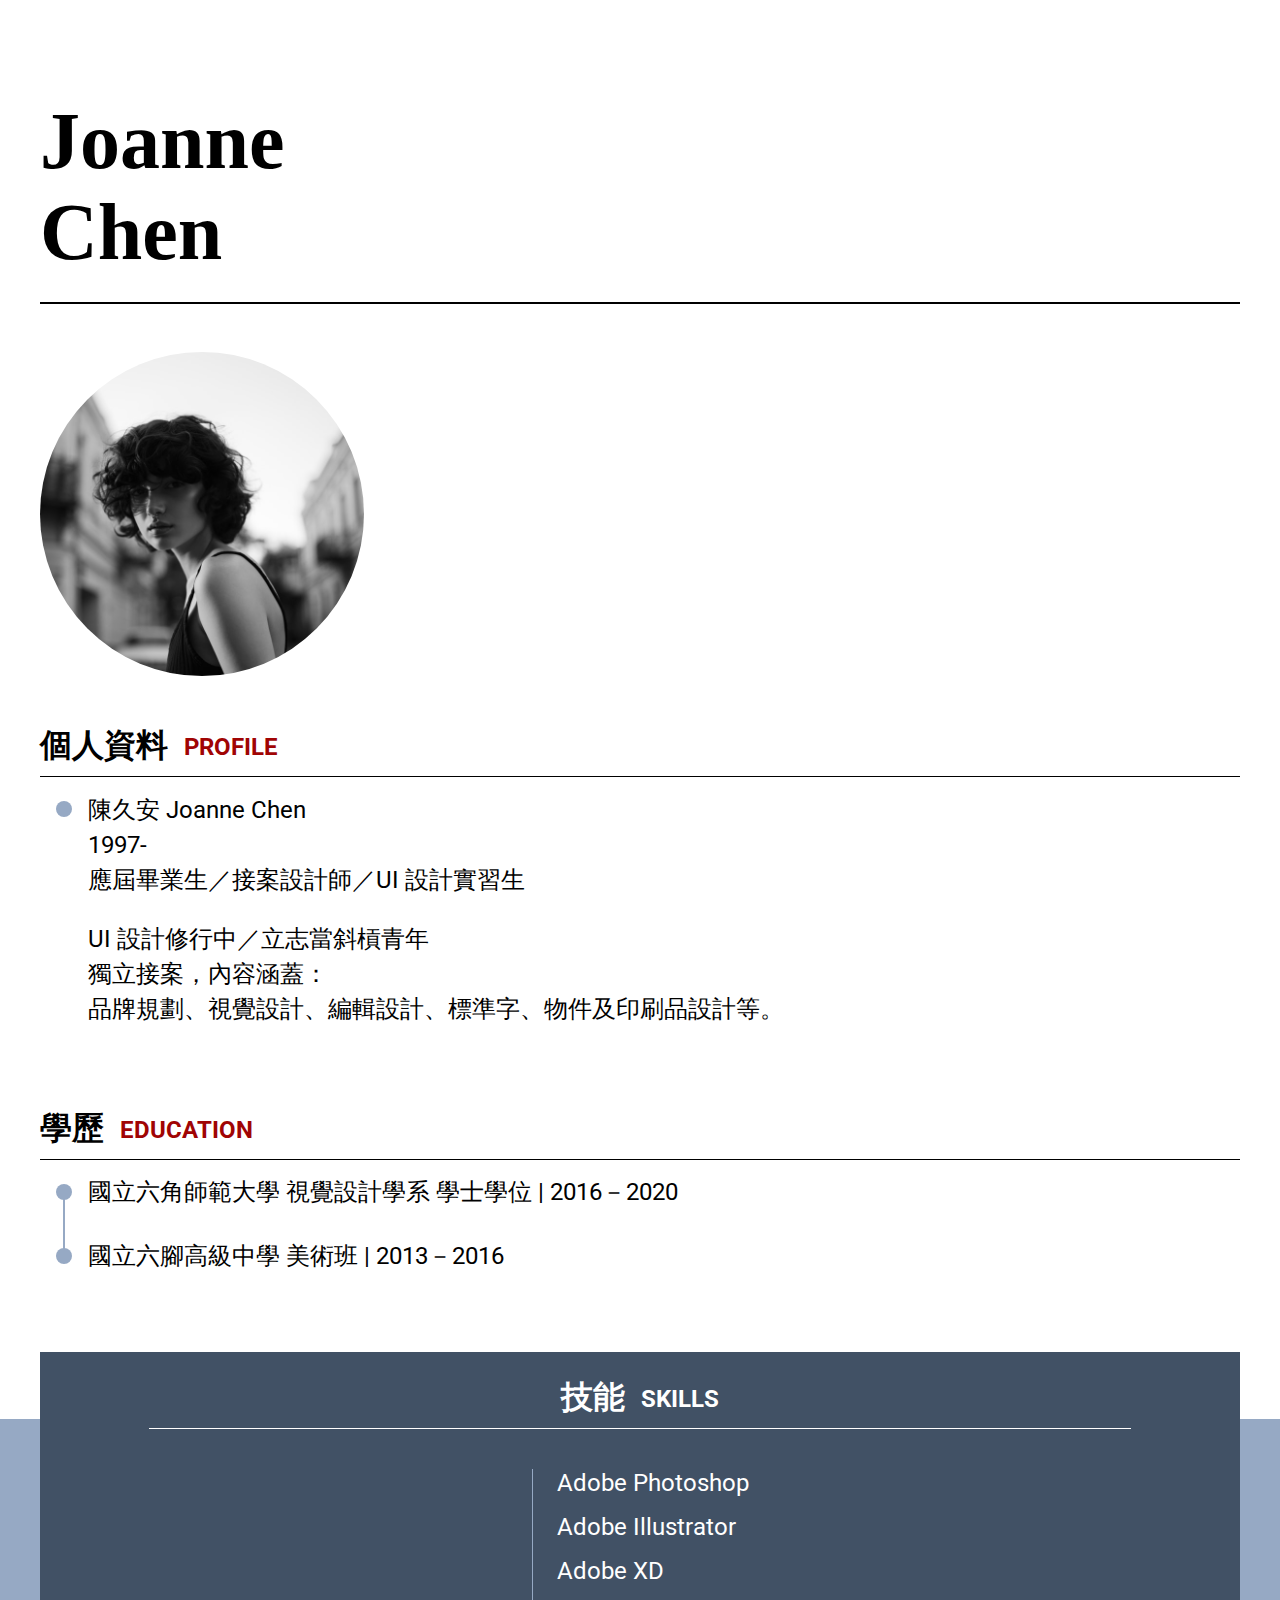
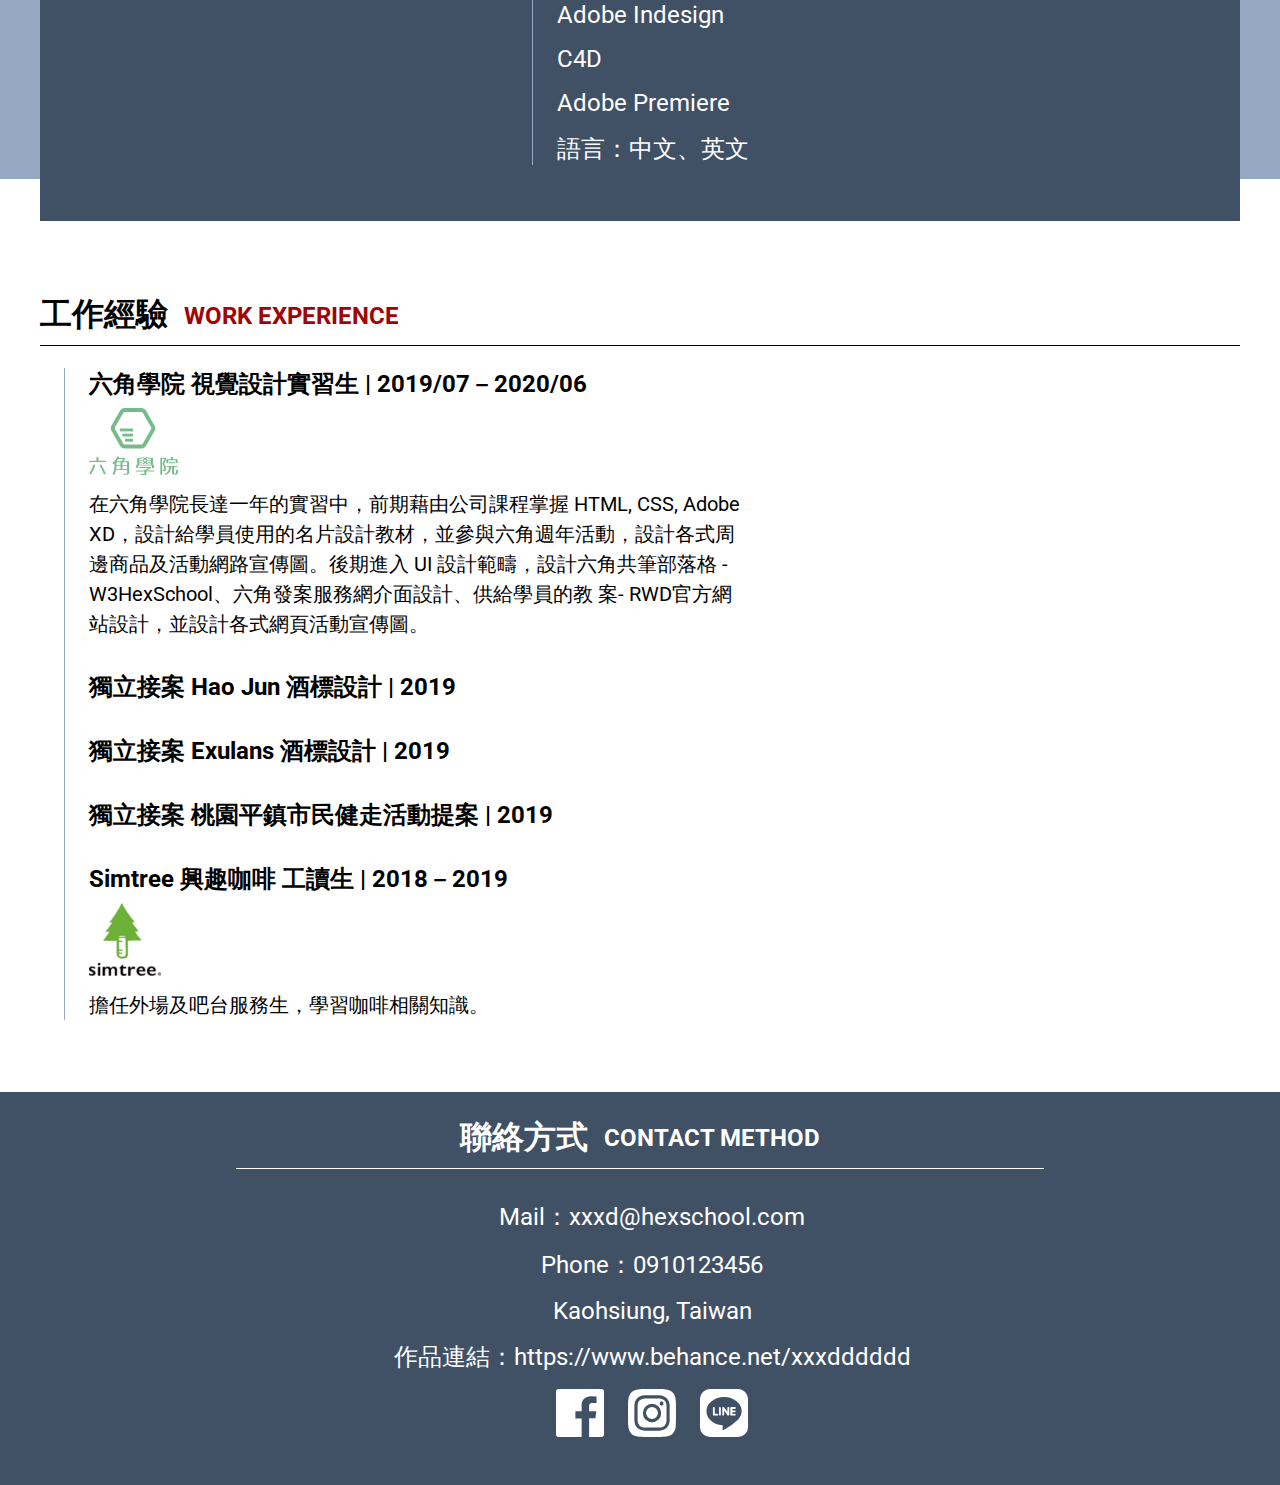
<file: 1_week/index.html>
<!DOCTYPE html>
<html lang="en">
<head>
  <meta charset="UTF-8">
  <meta name="viewport" content="width=device-width, initial-scale=1.0">
  <link href="https://fonts.googleapis.com/css2?family=Roboto:wght@300&display=swap" rel="stylesheet">
  <link rel="stylesheet" href="style.css">
  <title>Document</title>
</head>
<body>
  <div class="wrap">
    <header class="container">
      <h1 class="text--wrap main__title">Joanne
        <br>Chen
      </h1>
    </header>
    <section class="container mt-6">
      <img class="img__block" src="https://ruienyuski.github.io/webclass/1_week/img/photo.png" alt="">
    </section>
    <section class="container mt-6">
      <h2 class="list">
        <span class="block__title">個人資料</span>
        <span class="block__desc text-danger">PROFILE</span>
      </h2>

      <ul class="list__content">
        <li class="li--style list__li">
          <p class="list__li--height">陳久安 Joanne Chen</p>
          <p class="list__li--height">1997-</p>
          <p class="list__li--height">應屆畢業生／接案設計師／UI 設計實習生</p>
        </li>
        <li class="list__li">
          <p class="list__li--height">UI 設計修行中／立志當斜槓青年</p>
          <p class="list__li--height">獨立接案，內容涵蓋：</p>
          <p class="list__li--height">品牌規劃、視覺設計、編輯設計、標準字、物件及印刷品設計等。</p>
        </li>
      </ul>
    </section>
    <section class="container mt-9 ">
      <h2 class="list">
        <span class="block__title">學歷</span>
        <span class="block__desc text-danger">EDUCATION</span>
      </h2>

      <ul class="list__content list__li__line">
        <li class="li--style list__li">
          國立六角師範大學 視覺設計學系 學士學位 | 2016－2020
        </li>
        <li class="li--style list__li mt-1">
          國立六腳高級中學 美術班 | 2013－2016
        </li>
      </ul>
    </section>
    <section class="mt-9 bg__block">
      <div class="bg"></div>
      <div class="jumbotron">
        <div class="jumbotron__title">
          <div class="block__title text-white">技能</div>
          <div class="block__desc text-white">SKILLS</div>
        </div>
        <div class="flex--center mt-5">
          <ul class="jumbotron__list">
            <li class="jumbotron__list__li">Adobe Photoshop</li>
            <li class="jumbotron__list__li">Adobe Illustrator</li>
            <li class="jumbotron__list__li">Adobe XD</li>
            <li class="jumbotron__list__li">Adobe Indesign</li>
            <li class="jumbotron__list__li">C4D</li>
            <li class="jumbotron__list__li">Adobe Premiere</li>
            <li class="jumbotron__list__li">語言：中文、英文</li>
          </ul>
        </div>
      </div>   
    </section>
    <section class="container mt-9">
      <h2 class="list">
        <span class="block__title">工作經驗</span>
        <span class="block__desc text-danger">WORK EXPERIENCE</span>
      </h2>

      <ul class="list__content2">
        <li class="list__li2">
          <div>六角學院 視覺設計實習生 | 2019/07－2020/06</div>
          <div class="list__li2__img">
            <img src="https://ruienyuski.github.io/webclass/1_week/img/Group.svg" alt="">
          </div>
          <p class="list__li2__text">
            在六角學院長達一年的實習中，前期藉由公司課程掌握 HTML, CSS, Adobe XD，設計給學員使用的名片設計教材，並參與六角週年活動，設計各式周邊商品及活動網路宣傳圖。後期進入 UI 設計範疇，設計六角共筆部落格 - W3HexSchool、六角發案服務網介面設計、供給學員的教 案- RWD官方網站設計，並設計各式網頁活動宣傳圖。
          </p>
        </li>
        <li class="list__li2">獨立接案 Hao Jun 酒標設計 | 2019</li>
        <li class="list__li2">獨立接案 Exulans 酒標設計 | 2019</li>
        <li class="list__li2">獨立接案 桃園平鎮市民健走活動提案 | 2019</li>
        <li class="list__li2">
          <div>Simtree 興趣咖啡 工讀生 | 2018－2019</div>
          <div class="list__li2__img">
            <img src="https://ruienyuski.github.io/webclass/1_week/img/simtree.png" alt="">
          </div>
          <p class="list__li2__text">
            擔任外場及吧台服務生，學習咖啡相關知識。
          </p>
          
        </li>
      </ul>
    </section>    
    <footer class=" mt-9">
      <div class="jumbotron jumbotron-fluid">
        <div class="jumbotron__title">
          <div class="block__title text-white">聯絡方式</div>
          <div class="block__desc text-white">CONTACT METHOD</div>
        </div>
        <div class="flex--center mt-4">
          <ul class="jumbotron__list border-0 ">
            <li class="jumbotron__list__li text--center">Mail：xxxd@hexschool.com</li>
            <li class="jumbotron__list__li text--center">Phone：0910123456</li>
            <li class="jumbotron__list__li text--center">Kaohsiung, Taiwan</li>
            <li class="jumbotron__list__li text--center">作品連結：https://www.behance.net/xxxdddddd</li>
            <li class="jumbotron__list__li text--center">
              <ul class="flex--center">
                <li class="mx-1">
                  <a href="#">
                    <img class="img__block" src="https://ruienyuski.github.io/webclass/1_week/img/facebook.svg" alt="">
                  </a>
                </li>
                <li class="mx-1">
                  <a href="#">
                    <img class="img__block" src="https://ruienyuski.github.io/webclass/1_week/img/instagram-alt.svg" alt="">
                  </a>
                </li>
                <li class="mx-1">
                  <a href="#">
                    <img class="img__block" src="https://ruienyuski.github.io/webclass/1_week/img/line.svg" alt="">
                  </a>
                </li>                                
              </ul>
            </li>
          </ul>
        </div>
      </div>  
    </footer>
  </div>
</body>
</html>
</file>
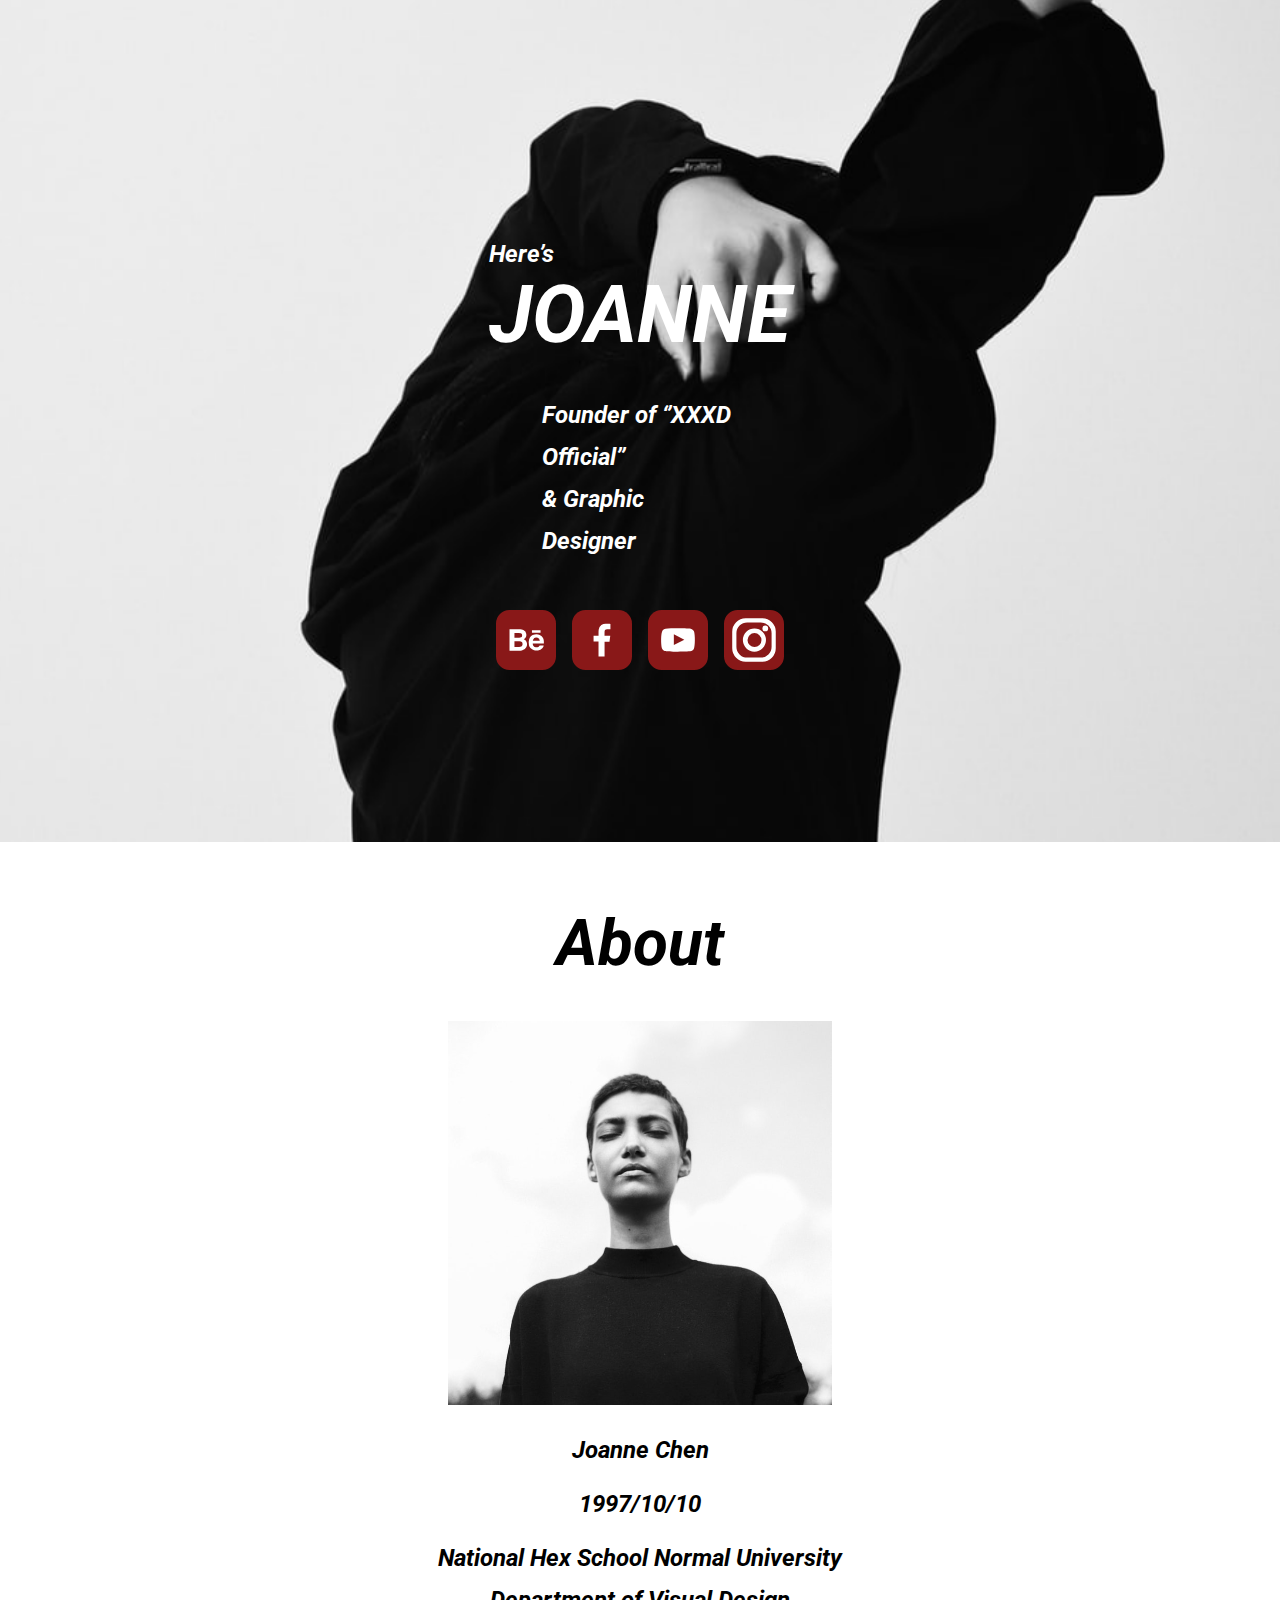
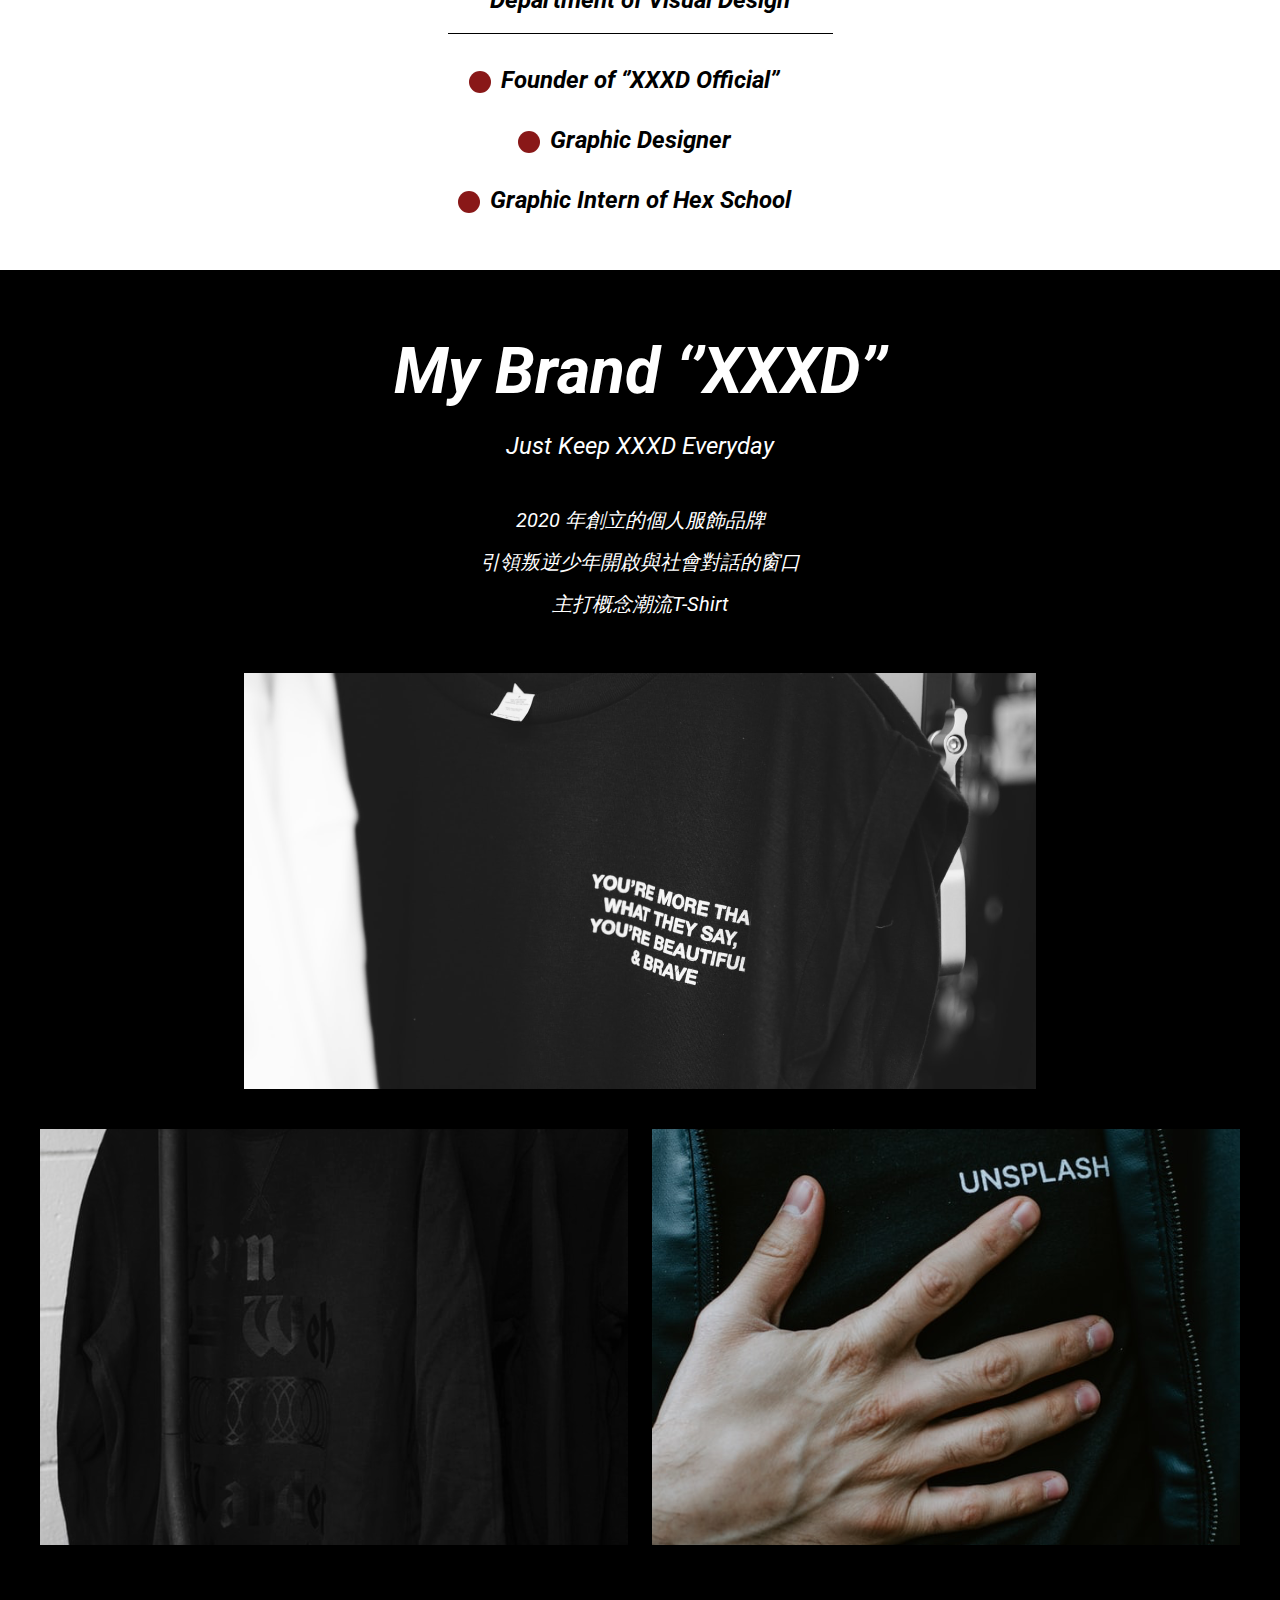
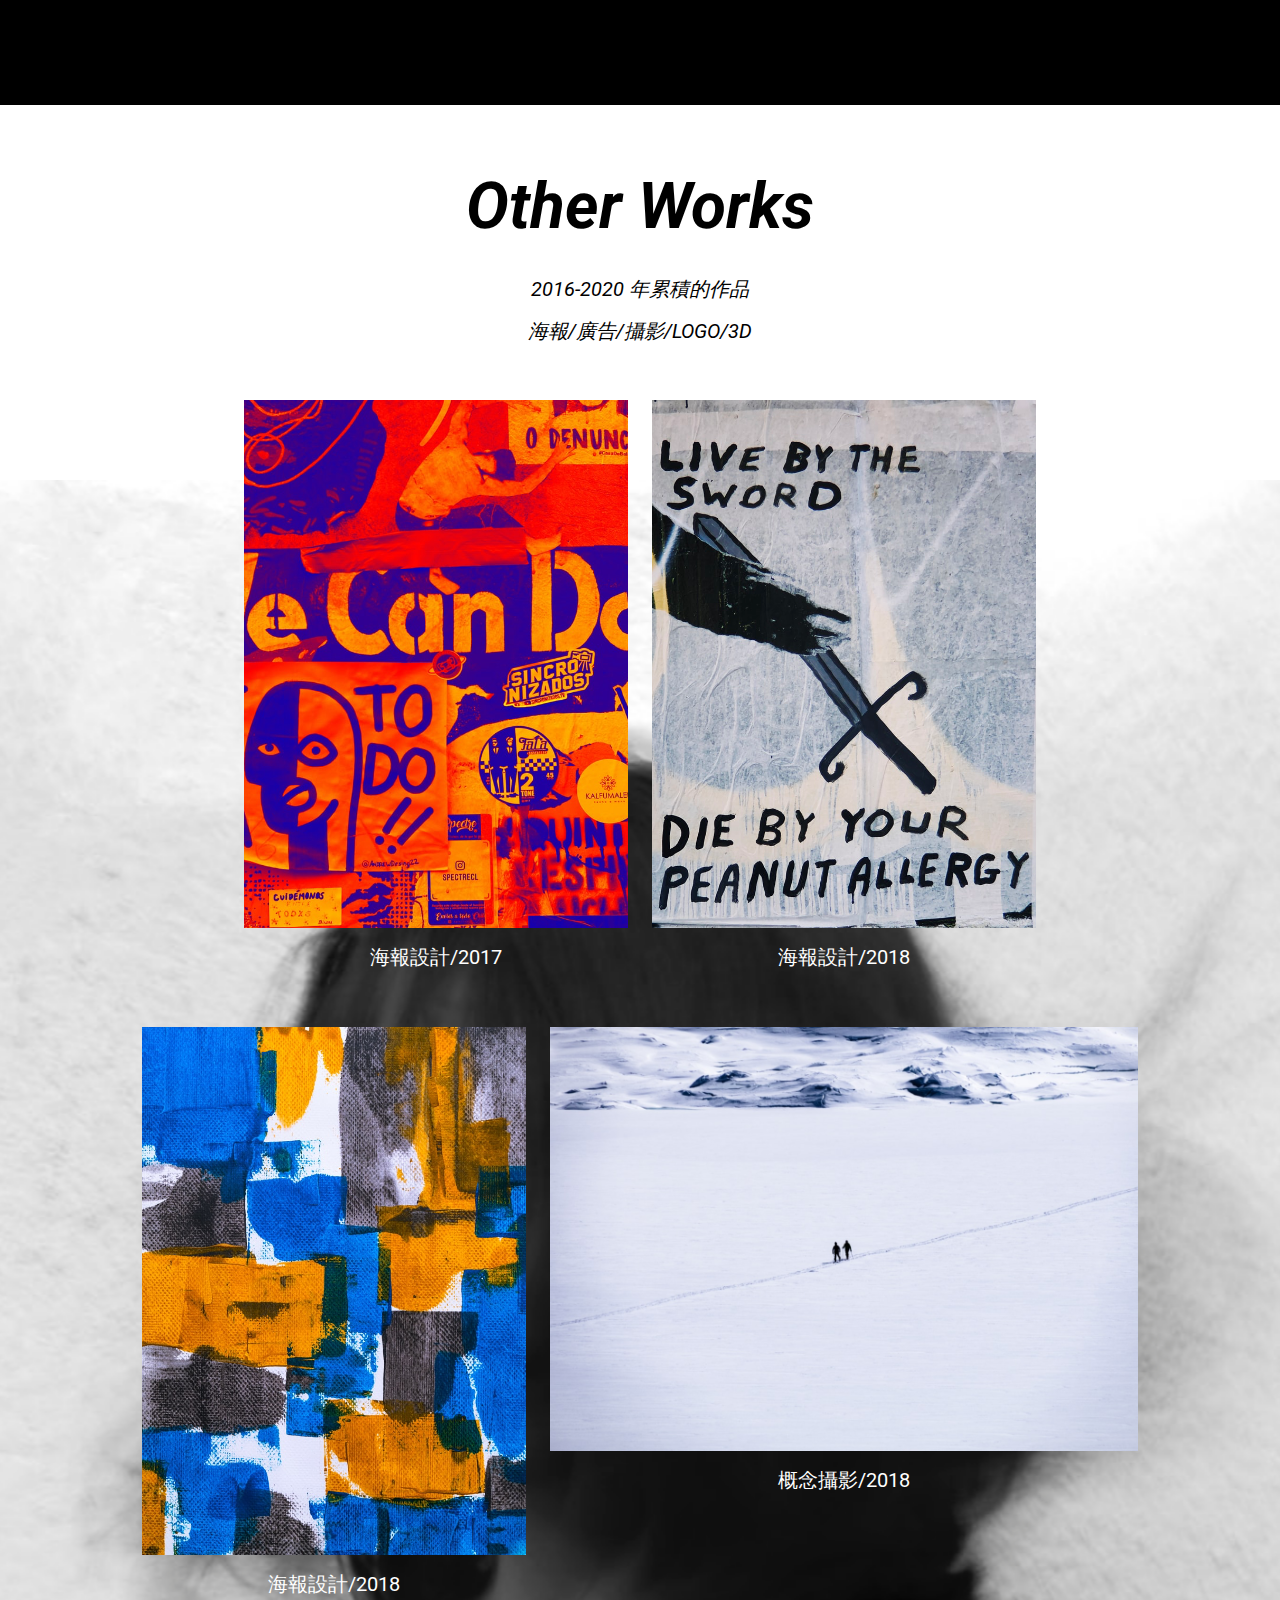
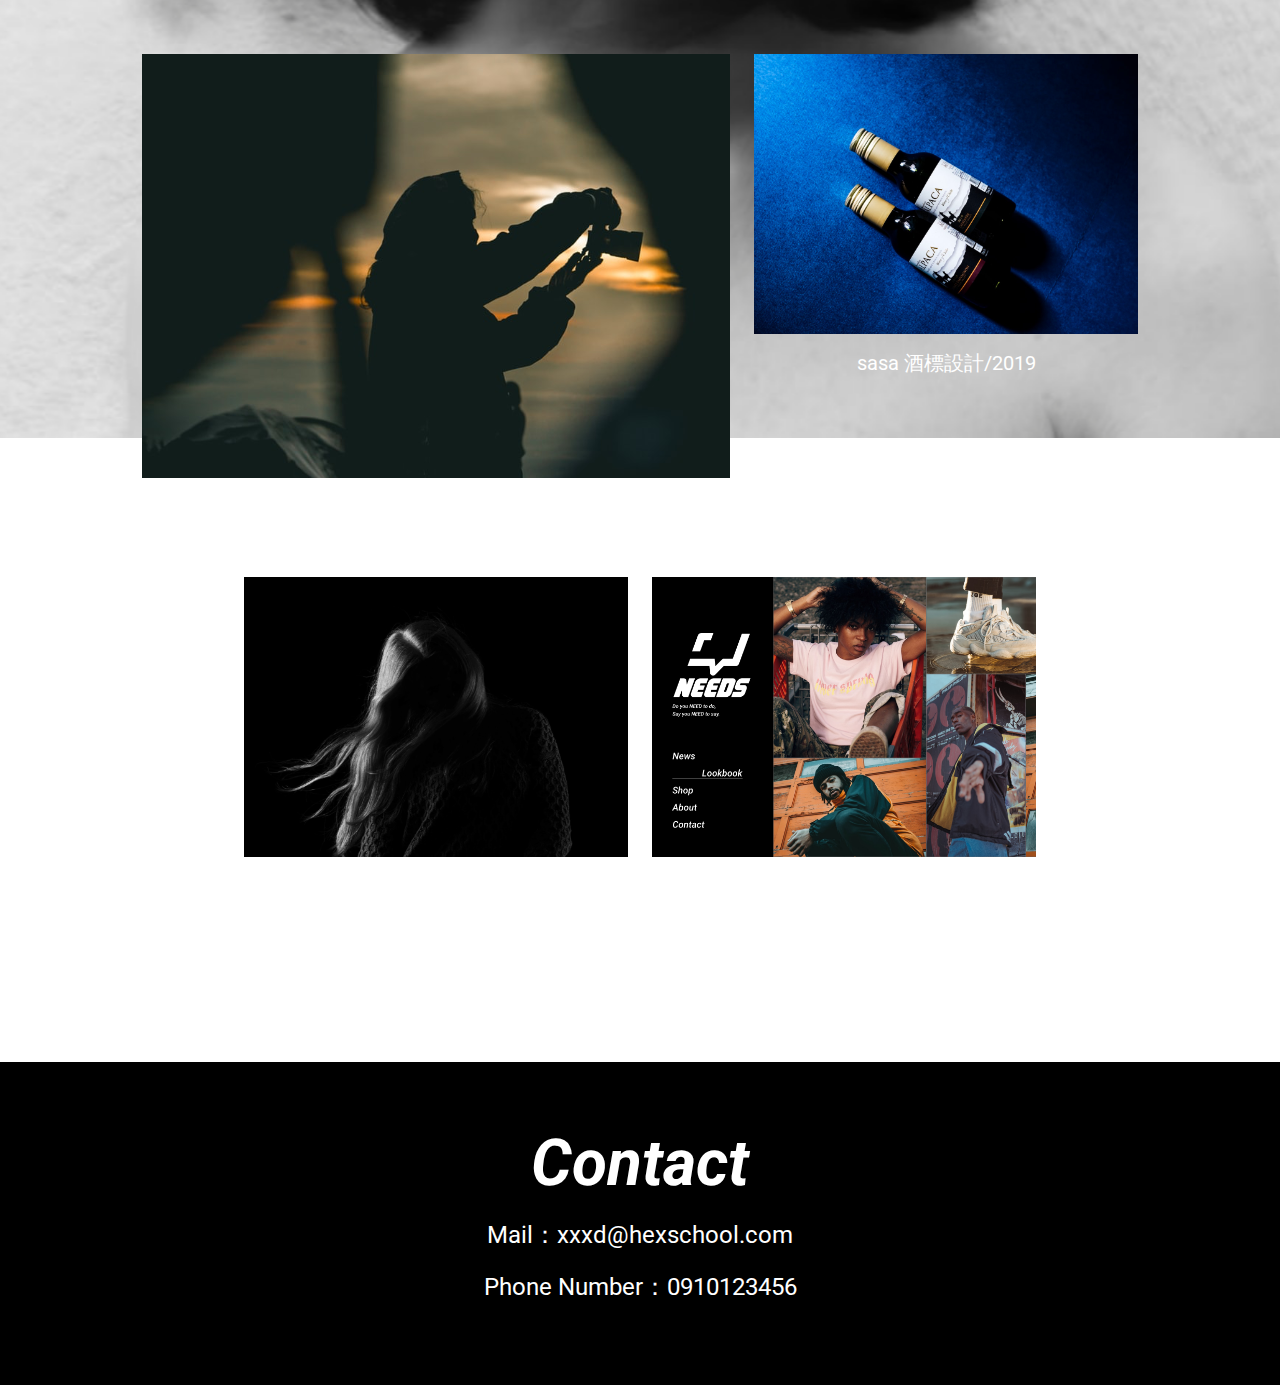
<file: 2_week/index.html>
<!DOCTYPE html>
<html lang="en">
<head>
  <meta charset="UTF-8">
  <meta name="viewport" content="width=device-width, initial-scale=1.0">
  <link href="https://fonts.googleapis.com/css2?family=Roboto:wght@300&display=swap" rel="stylesheet">
  <link rel="stylesheet" href="style.css">
  <title>Document</title>
</head>
<body>
  <div class="wrap">
    <header>
      <h1>
        <div class="h1__text">Here’s</div>
        <div class="h1__title">JOANNE</div>
      </h1>
      <p class="header__text">Founder of ‘’XXXD Official’’ <br> & Graphic Designer</p>
      <ul class="social">
        <li class="mx-1">
          <a href="#">
            <img src="img/be.svg" alt="">
          </a>
        </li>
        <li class="mx-1">
          <a href="#">
            <img src="img/fb.svg" alt="">
          </a>
        </li>
        <li class="mx-1">
          <a href="#">
            <img src="img/youtube.svg" alt="">
          </a>
        </li>
        <li class="mx-1">
          <a href="#">
            <img src="img/ig.svg" alt="">
          </a>
        </li>
      </ul>
    </header>
    <section class="flex__column">
      <h2 class="h2__title">About</h2>
      <img class="about__img" src="img/about.png" alt="">
      <p class="about__text">Joanne Chen</p>
      <p class="about__text">1997/10/10</p>
      <p class="about__text">National Hex School Normal University <br> Department of Visual Design</p>
      <ul class="about__list">
        <li class="about__list__li">Founder of ‘’XXXD Official’’</li>
        <li class="about__list__li">Graphic Designer</li>
        <li class="about__list__li">Graphic Intern of Hex School</li>
      </ul>
    </section>
    <section class="flex__column bg-dark">
      <h2 class="h2__title text-white">My Brand ‘’XXXD’’</h2>
      <p class="brand__title__text">Just Keep XXXD Everyday</p>
      <p class="brand__text">2020 年創立的個人服飾品牌</p>
      <p class="brand__text">引領叛逆少年開啟與社會對話的窗口</p>
      <p class="brand__text">主打概念潮流T-Shirt</p>
      <img class="brand__img" src="img/brand-1.png" alt="">
      <div class="brand__img2">
        <img src="img/brand-2.png" alt="">
        <img src="img/brand-3.png" alt="">
      </div>
    </section>
    <section class="text__center">
      <h2 class="h2__title">Other Works</h2>
      <p class="Works__title__text">2016-2020 年累積的作品 <br> 海報/廣告/攝影/LOGO/3D</p>
      <div class="work__bg">
        <div class="work__img__list">
          <div class="work__img">
            <img src="img/work-1.png" alt="">
            <div class="work__img__text">
              海報設計/2017
            </div>
          </div>
          <div class="work__img">
            <img src="img/work-2.png" alt="">
            <div class="work__img__text">
              海報設計/2018
            </div>
          </div>
          <div class="work__img">
            <img src="img/work-3.png" alt="">
            <div class="work__img__text">
              海報設計/2018
            </div>
          </div>
          <div class="work__img">
            <img src="img/work-4.png" alt="">
            <div class="work__img__text">
              概念攝影/2018
            </div>
          </div>
          <div class="work__img">
            <img src="img/work-5.png" alt="">
            <div class="work__img__text">
              概念攝影/2018
            </div>
          </div>
          <div class="work__img">
            <img src="img/work-6.png" alt="">
            <div class="work__img__text">
              sasa 酒標設計/2019
            </div>
          </div>
          <div class="work__img">
            <img src="img/work-7.png" alt="">
            <div class="work__img__text">
              攝影創作/2018
            </div>
          </div>
          <div class="work__img">
            <img src="img/work-8.png" alt="">
            <div class="work__img__text">
              官網設計/2020
            </div>
          </div>                                                                                     
        </div>

      </div>

    </section>
    <footer>
      <h2 class="h2__title ">Contact</h2>
      <div class="footer__text">Mail：xxxd@hexschool.com</div>
      <div class="footer__text">Phone Number：0910123456</div>
    </footer>
  </div>
</body>
</html>
</file>
<file: 1_week/style.css>
* {
  margin: 0;
  padding: 0;
  box-sizing: border-box;
  font-family:"Roboto","Microsoft JhengHei", sans-serif;
}

li {
  list-style-type:none;
}


.container {
  max-width:1200px;
  height: auto;
  margin: 0 auto;
}


.block__title {
  font-size: 32px;
  font-weight: bold;
  margin-right: 16px;
}

.block__desc {
  font-size: 24px;
  align-self: center;
  font-weight: bold;
  padding-top: 7px;
  padding-bottom: 6px;
}

.text-danger {
  color:#A00404;
}

.text-white {
  color:#ffffff;
}

.text--wrap {
  word-wrap:break-word;
}

.mt-1 {
  margin-top: 8px;
}

.mt-4 {
  margin-top: 32px;
}

.mt-5 {
  margin-top: 40px;
}

.mt-6 {
  margin-top: 48px;
}

.mt-9 {
  margin-top: 72px;
}
.mx-1 {
  margin: 0 12px;
}

.flex--center {
  display:flex;
  justify-content: center;
}

.img__block{
  display: block;
}

.main__title {
  font-family:"Andale Mono";
  font-size: 80px;
  padding: 48px 0 24px 0;
  margin-top: 48px;
  border-bottom:2px solid #000000;
}

.list {
  display:flex;
  border-bottom: 1px solid #000000;
  padding-bottom: 8px;
}


.list__content {
  font-size: 24px;
  width: 70%;
}
.list__content2 {
  font-size: 24px;
  margin-left: 24px;
  padding-top: 22px;
}

.list__li {
  padding-top: 16px;
  padding-bottom: 8px;
  position: relative;
  padding-left: 48px;
}
.list__li2 {
  font-weight: bolder;
  padding-left: 24px;
  border-left: 1px solid #96A9C4;
  padding-bottom: 32px;
}
.list__li2:last-child {
  padding-bottom: 0;
}
.list__li2__img {
  margin-top: 8px;
  margin-bottom: 8px;
}
.list__li2__text {
  font-size: 20px;
  width: 57%;
  font-weight: normal;
  line-height:1.5;
}
.list__li--height {
  line-height: 35px;
}
.li--style::before {
  content: "";
  position:absolute;
  width: 16px;
  height: 16px;
  background-color: #96A9C4;
  border-radius: 100%;
  box-sizing: border-box;
  top: 24px;
  left: 16px;
}

.list__li__line {
  position: relative;
}
.list__li__line::after {
  content:"";
  position: absolute;
  width: 0px;
  height: 66px;
  border: 1px solid #96A9C4;
  top:30px;
  left:23px;
}
.bg__block {
  position: relative;
}
.bg {
  position: absolute;
  z-index: -1;
  max-width: 1920px;
  width: 100%;
  padding:180px 10px;
  top: 67px;
  background-color: #96A9C4;
  background: #96A9C4 0% 0% no-repeat padding-box;
}

.jumbotron {
  max-width: 1200px;
  padding: 24px 8.5% 56px 8.5%;
  margin: 0 auto;
  background: #415165 0% 0% no-repeat padding-box;
}
.jumbotron-fluid {
  max-width:1920px;
  padding: 24px 18.46% 48px 18.46%;
}
.jumbotron__title {
  display:flex;
  justify-content: center;
  align-items: center;
  border-bottom: 1px solid #ffffff;
  padding-bottom: 8px;
}

.jumbotron__list {
  padding-left: 24px;
  padding-top: 0;
  border-left: 1px solid #96A9C4;
}
.jumbotron__list__li {
  color: #ffffff;
  font-size: 24px;
  margin-bottom: 16px;
  font-family: 'Roboto', sans-serif;
}
.jumbotron__list__li:last-child {
  margin-bottom: 0;
}

.text--center {
  text-align: center;
}

.border-0 {
  border:none;
}
</file>
<file: 2_week/style.css>
* {
  margin: 0;
  padding: 0;
  box-sizing: border-box;
  font-family:"Roboto","Microsoft JhengHei", sans-serif;
  list-style-type: none;
}
img {
  display:block;
}
.mx-1 {
  margin: 0 8px;
}

.flex__column {
  display: flex;
  flex-direction: column;
  align-items: center;
}

.text__center {
  text-align: center;
}

.social {
  display:flex;
  flex-direction:row;
  margin-top: 48px;
}

header {
  max-width: 1920px;
  background: url('img/header.png') no-repeat center;
  color: #ffffff;
  padding: 18.72% 42.36% 13.46% 42.36%;
  display: flex;
  flex-direction: column;
  align-items: center;
  font-weight: bold;
  font-style: italic;
}

.h1__title {
  font-size: 80px;
}
.h1__text {
  font-size: 24px;
}
.header__text {
  font-size: 24px;
  margin-top: 32px;
  line-height: 42px;
}

.h2__title {
  font-size: 64px;
  font-style: italic;
  padding-top: 64px;
  line-height: 75px;
}
.about__img {
  margin-top: 40px;
  margin-bottom: 24px;
}
.about__text {
  font-size: 24px;
  line-height: 42px;
  margin-bottom: 12px;
  font-weight: bold;
  font-style: italic;
  text-align: center;
}
.about__list {
  border-top: 1px solid #000000;
  font-size: 24px;
  font-weight: bold;
  font-style: italic;
  text-align: center;
  padding: 0 42px;
  margin-bottom: 24px;
}
.about__list__li {
  margin-top: 32px;
  margin-bottom: 32px;
  position: relative;
}
.about__list__li:before {
  content: "";
  position:absolute;
  width: 22px;
  height: 22px;
  background-color: #891818;
  border-radius:100%;
  margin-left: -32px;
  margin-top: 5px;
}

.bg-dark {
  background-color: #000000;
}
.text-white {
  color: #ffffff;
}
.brand__title__text {
  font-size: 24px;
  color: #ffffff;
  line-height: 42px;
  font-style: italic;
  margin-top: 16px;
  margin-bottom: 32px;
}
.brand__text {
  color: #ffffff;
  font-size: 20px;
  line-height: 42px;
  font-style: italic;
  text-align: center;
}
.brand__img {
  margin-top: 48px;
  margin-bottom: 40px;
}
.brand__img2 {
  display:flex;
  flex-wrap: wrap;
  justify-content: center;
  margin-bottom: 160px;
}
.brand__img2 img{
  margin:0 12px;
}
.work__block {
  position: relative;
}
.Works__title__text {
  font-size: 20px;
  margin-top: 24px;
  margin-bottom: 48px;
  line-height: 42px;
  font-style: italic;
}
.work__bg {
  background-image: url('img/work-bg.png');
  background-repeat: no-repeat;
  background-position: center 80px;
}
.work__img__list {
  display: flex;
  justify-content: center;
  padding: 0px 10% 106px 10%;
  flex-wrap: wrap;
}
.work__img {
  margin:0 12px 56px 12px;
}

.work__img__text {
  color: #ffffff;
  font-size: 20px;
  padding-top: 16px;
}
footer {
  text-align:center;
  color: #ffffff;
  background-color: #000000;
  padding-bottom: 80px;
}
.footer__text {
  margin-top: 16px;
  font-size: 24px;
  line-height:36px;
}
</file>
